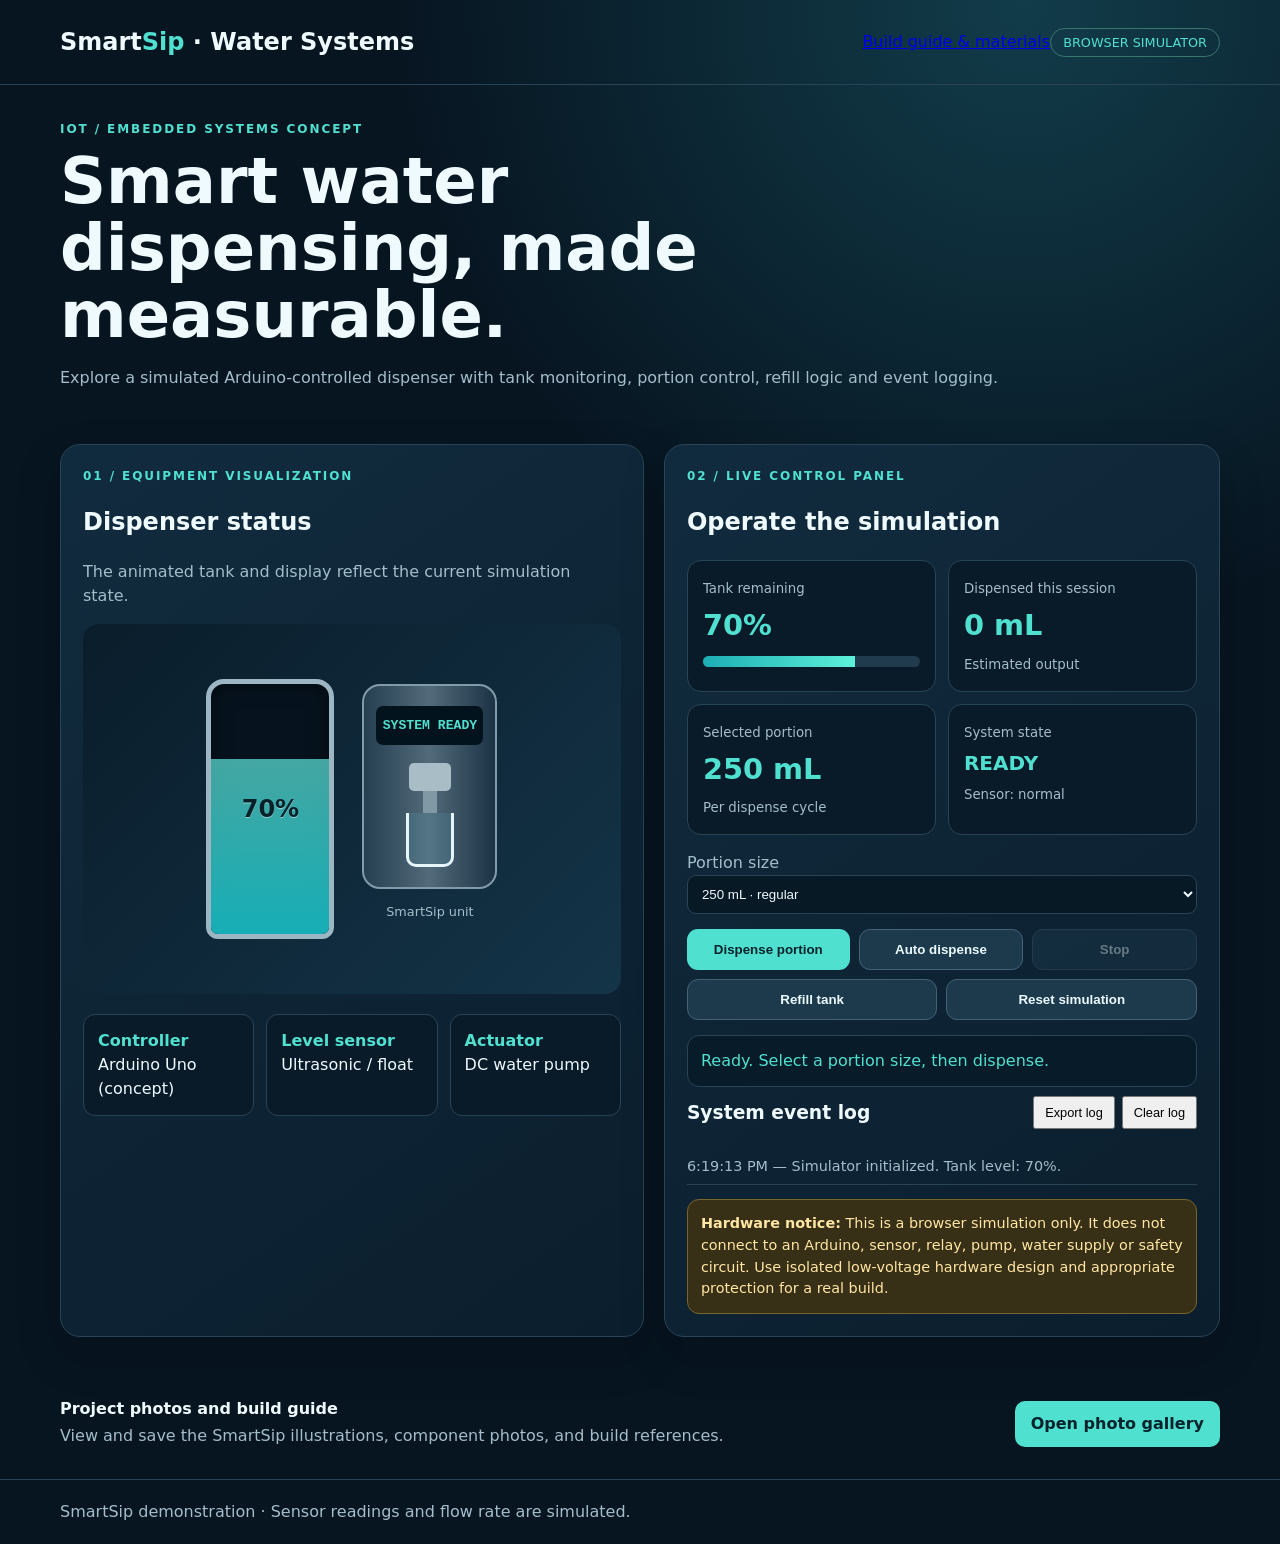
<file: index.html>
<!doctype html>
<html lang="en"><head><meta charset="utf-8"><meta name="viewport" content="width=device-width,initial-scale=1"><title>SmartSip | Arduino Water Dispenser</title>
<link rel="stylesheet" href="style.css"></head><body>
<header><div class="wrap head"><div class="brand">Smart<span>Sip</span> · Water Systems</div><nav class="headnav"><a href="project-guide.html">Build guide & materials</a><span class="pill">BROWSER SIMULATOR</span></nav></div></header>
<main class="wrap"><section class="hero"><div class="eyebrow">IoT / Embedded systems concept</div><h1>Smart water dispensing, made measurable.</h1><p class="muted">Explore a simulated Arduino-controlled dispenser with tank monitoring, portion control, refill logic and event logging.</p></section>
<div class="grid"><section class="card"><div class="eyebrow">01 / Equipment visualization</div><h2>Dispenser status</h2><p class="muted">The animated tank and display reflect the current simulation state.</p><div class="machine"><div class="tank"><div class="water" id="water"></div><div class="tanklabel" id="tankLabel">70%</div></div><div><div class="unit"><div class="screen" id="screen">SYSTEM READY</div><div class="tap"></div><div class="spout"></div><div class="cup"></div></div><p class="muted" style="text-align:center;font-size:.8rem">SmartSip unit</p></div></div><div class="specs"><div><b>Controller</b><span>Arduino Uno (concept)</span></div><div><b>Level sensor</b><span>Ultrasonic / float</span></div><div><b>Actuator</b><span>DC water pump</span></div></div></section>
<section class="card"><div class="eyebrow">02 / Live control panel</div><h2>Operate the simulation</h2><div class="metrics"><div class="metric"><small>Tank remaining</small><strong id="level">70%</strong><div class="bar"><div id="bar"></div></div></div><div class="metric"><small>Dispensed this session</small><strong id="dispensed">0 mL</strong><small>Estimated output</small></div><div class="metric"><small>Selected portion</small><strong id="portionDisplay">250 mL</strong><small>Per dispense cycle</small></div><div class="metric"><small>System state</small><strong id="state" style="font-size:1.25rem">READY</strong><small id="sensor">Sensor: normal</small></div></div>
<label class="field">Portion size<select id="portion"><option value="100">100 mL · small</option><option value="250" selected>250 mL · regular</option><option value="500">500 mL · large</option></select></label><div class="controls"><button id="dispense" type="button">Dispense portion</button><button class="secondary" id="start" type="button">Auto dispense</button><button class="secondary" id="stop" type="button" disabled>Stop</button><button class="secondary" id="refill" type="button">Refill tank</button><button class="secondary" id="reset" type="button">Reset simulation</button></div><div class="status" id="status" aria-live="polite">Ready. Select a portion size, then dispense.</div><div class="loghead"><h3>System event log</h3><div class="logactions"><button class="tiny secondary" id="exportLog" type="button">Export log</button><button class="tiny secondary" id="clearLog" type="button">Clear log</button></div></div><div class="log" id="log"></div><div class="info"><b>Hardware notice:</b> This is a browser simulation only. It does not connect to an Arduino, sensor, relay, pump, water supply or safety circuit. Use isolated low-voltage hardware design and appropriate protection for a real build.</div></section></div></main>
<section class="wrap photo-callout"><div><b>Project photos and build guide</b><p class="muted">View and save the SmartSip illustrations, component photos, and build references.</p></div><a class="gallery-link" href="photos.html">Open photo gallery</a></section><footer><div class="wrap">SmartSip demonstration · Sensor readings and flow rate are simulated.</div></footer>
<script src="script.js" defer></script></body></html>
</file>
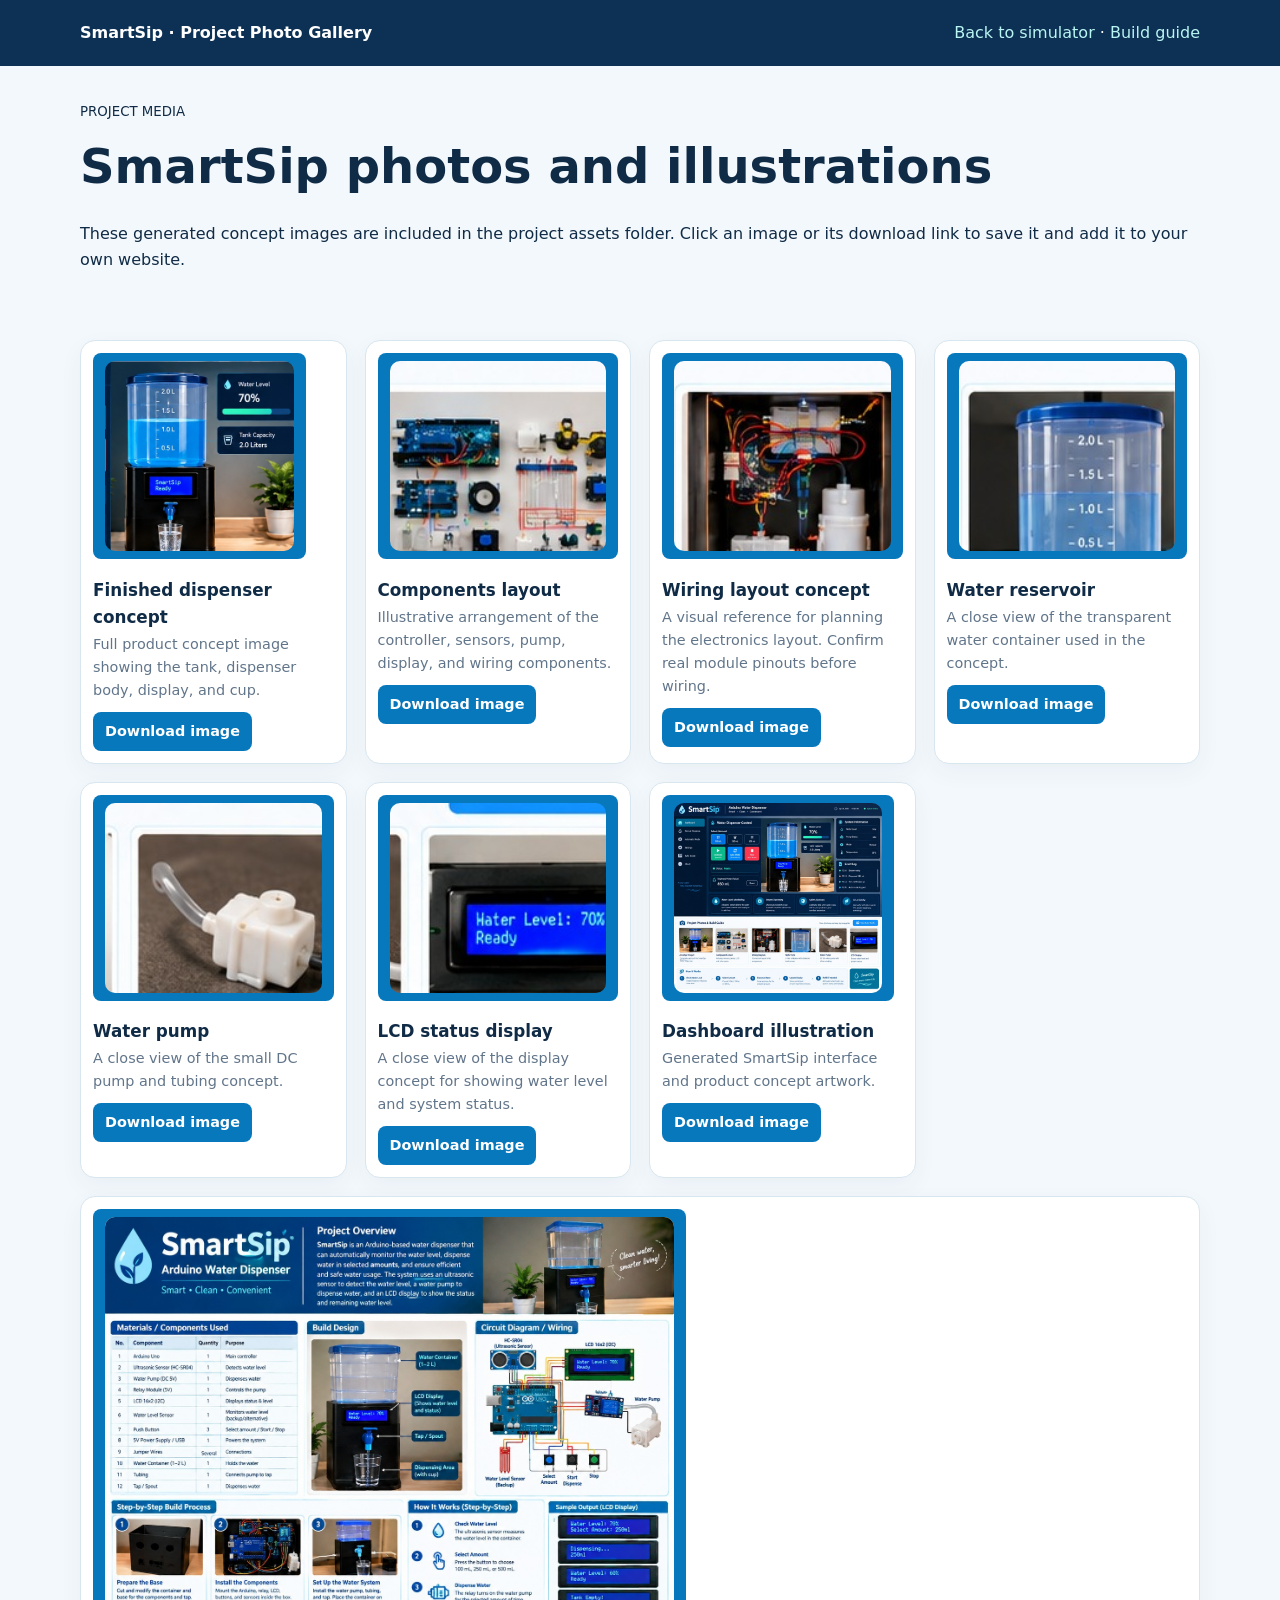
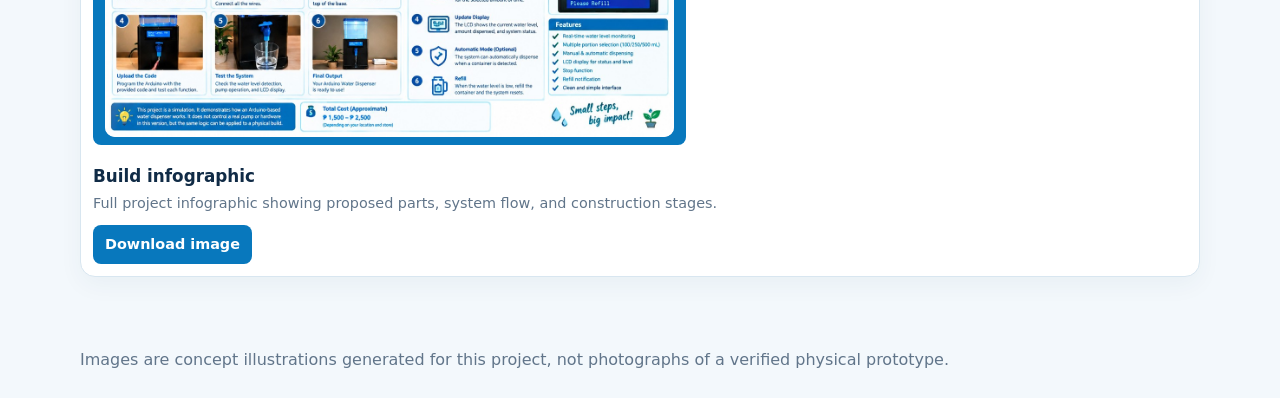
<file: photos.html>
<!doctype html><html lang="en"><head><meta charset="utf-8"><meta name="viewport" content="width=device-width,initial-scale=1"><title>SmartSip Project Photos</title><link rel="stylesheet" href="photos.css"></head><body><header><div class="wrap"><b>SmartSip · Project Photo Gallery</b><span style="float:right"><a href="index.html">Back to simulator</a> · <a href="project-guide.html">Build guide</a></span></div></header><main class="wrap"><section class="intro"><small>PROJECT MEDIA</small><h1>SmartSip photos and illustrations</h1><p>These generated concept images are included in the project assets folder. Click an image or its download link to save it and add it to your own website.</p></section><section class="grid"><article class="card "><a href="smartsip-finished-dispenser.jpg" download><img src="smartsip-finished-dispenser.jpg" alt="Finished dispenser concept"></a><h2>Finished dispenser concept</h2><p>Full product concept image showing the tank, dispenser body, display, and cup.</p><a href="smartsip-finished-dispenser.jpg" download>Download image</a></article><article class="card "><a href="smartsip-components.jpg" download><img src="smartsip-components.jpg" alt="Components layout"></a><h2>Components layout</h2><p>Illustrative arrangement of the controller, sensors, pump, display, and wiring components.</p><a href="smartsip-components.jpg" download>Download image</a></article><article class="card "><a href="smartsip-wiring-layout.jpg" download><img src="smartsip-wiring-layout.jpg" alt="Wiring layout concept"></a><h2>Wiring layout concept</h2><p>A visual reference for planning the electronics layout. Confirm real module pinouts before wiring.</p><a href="assets/smartsip-wiring-layout.jpg" download>Download image</a></article><article class="card "><a href="smartsip-water-tank.jpg" download><img src="smartsip-water-tank.jpg" alt="Water reservoir"></a><h2>Water reservoir</h2><p>A close view of the transparent water container used in the concept.</p><a href="smartsip-water-tank.jpg" download>Download image</a></article><article class="card "><a href="smartsip-water-pump.jpg" download><img src="smartsip-water-pump.jpg" alt="Water pump"></a><h2>Water pump</h2><p>A close view of the small DC pump and tubing concept.</p><a href="smartsip-water-pump.jpg" download>Download image</a></article><article class="card "><a href="smartsip-lcd-display.jpg" download><img src="smartsip-lcd-display.jpg" alt="LCD status display"></a><h2>LCD status display</h2><p>A close view of the display concept for showing water level and system status.</p><a href="smartsip-lcd-display.jpg" download>Download image</a></article><article class="card "><a href="smartsip-dashboard-overview.jpg" download><img src="smartsip-dashboard-overview.jpg" alt="Dashboard illustration"></a><h2>Dashboard illustration</h2><p>Generated SmartSip interface and product concept artwork.</p><a href="smartsip-dashboard-overview.jpg" download>Download image</a></article><article class="card wide"><a href="smartsip-build-infographic.jpg" download><img src="smartsip-build-infographic.jpg" alt="Build infographic"></a><h2>Build infographic</h2><p>Full project infographic showing proposed parts, system flow, and construction stages.</p><a href="smartsip-build-infographic.jpg" download>Download image</a></article></section></main><footer class="wrap">Images are concept illustrations generated for this project, not photographs of a verified physical prototype.</footer></body></html>
</file>
<file: style.css>
:root{--bg:#071521;--panel:#102638;--panel2:#0b1e2d;--cyan:#50e0d0;--text:#effaff;--muted:#a4bdca;--line:#294457}*{box-sizing:border-box}body{margin:0;background:radial-gradient(circle at 80% 0,#123c4a 0,transparent 34%),var(--bg);color:var(--text);font:16px/1.5 Inter,system-ui,Arial}.wrap{width:min(1160px,92%);margin:auto}header{padding:24px 0;border-bottom:1px solid var(--line)}.head{display:flex;justify-content:space-between;align-items:center;gap:12px}.brand{font-weight:900;font-size:1.5rem}.brand span{color:var(--cyan)}.pill{border:1px solid #38776f;color:var(--cyan);border-radius:30px;padding:6px 12px;font-size:.8rem}.hero{padding:35px 0 20px}.eyebrow{color:var(--cyan);letter-spacing:.16em;text-transform:uppercase;font-size:.75rem;font-weight:800}.hero h1{font-size:clamp(2.2rem,5vw,4rem);line-height:1.05;margin:10px 0;max-width:780px}.muted{color:var(--muted)}.grid{display:grid;grid-template-columns:1.05fr 1fr;gap:20px;padding:18px 0 42px}.card{background:linear-gradient(145deg,#112b3e,#0b1e2d);border:1px solid var(--line);border-radius:20px;padding:22px;box-shadow:0 18px 45px #0003}.machine{min-height:370px;display:flex;align-items:center;justify-content:center;gap:28px;background:linear-gradient(135deg,#0a1d2b,#143448);border-radius:16px;margin-top:16px;padding:20px}.tank{height:260px;width:128px;border:5px solid #9cb6c4;border-radius:18px 18px 12px 12px;position:relative;overflow:hidden;background:#06131e;box-shadow:inset 0 0 20px #0008}.water{position:absolute;bottom:0;width:100%;height:70%;background:linear-gradient(#65f3e7a8,#16aeb6);transition:height .4s}.tanklabel{position:absolute;inset:0;display:grid;place-items:center;color:#06212a;font-size:1.5rem;font-weight:900;z-index:2;text-shadow:0 1px #fff7}.unit{width:135px;height:205px;border-radius:18px;background:linear-gradient(90deg,#263f51,#526a79,#1b3345);border:2px solid #829ba9;padding:12px;position:relative}.screen{background:#03131d;color:var(--cyan);text-align:center;padding:12px 4px;border-radius:7px;font:700 .82rem monospace;margin:8px 0 18px}.tap{width:42px;height:28px;background:#a9bdc7;border-radius:5px;margin:auto}.spout{height:22px;width:14px;background:#8198a5;margin:auto}.cup{height:54px;width:48px;border:3px solid #e5f5fa;border-top:0;border-radius:0 0 10px 10px;margin:auto;background:#62d9e51a}.metrics{display:grid;grid-template-columns:1fr 1fr;gap:12px;margin:16px 0}.metric{padding:15px;border-radius:14px;background:#091b29;border:1px solid var(--line)}.metric small{color:var(--muted)}.metric strong{display:block;font-size:1.8rem;color:var(--cyan);margin:4px 0}.bar{height:11px;background:#203b4d;border-radius:20px;overflow:hidden;margin-top:8px}.bar div{height:100%;width:70%;background:linear-gradient(90deg,#1caeb4,#5df0d9);transition:width .3s}.controls{display:flex;flex-wrap:wrap;gap:9px;margin:15px 0}.controls button{flex:1;min-width:125px;padding:12px;border:0;border-radius:11px;background:var(--cyan);color:#06232b;font-weight:800;cursor:pointer}.controls .secondary{background:#1d3a4d;color:#eafaff;border:1px solid #456176}.controls button:disabled{opacity:.4;cursor:not-allowed}.field{display:block;margin:12px 0;color:var(--muted)}input[type=number],select{width:100%;padding:10px;border-radius:9px;border:1px solid var(--line);background:#061925;color:var(--text)}.status{background:#071b28;border:1px solid var(--line);padding:13px;border-radius:12px;min-height:48px;color:var(--cyan)}.log{max-height:190px;overflow:auto;margin-top:10px}.log p{border-bottom:1px solid var(--line);padding:7px 0;margin:0;color:var(--muted);font-size:.9rem}.info{background:#382f17;color:#ffe6a4;border:1px solid #78652b;padding:13px;border-radius:12px;margin-top:14px;font-size:.9rem}.specs{display:grid;grid-template-columns:repeat(3,1fr);gap:12px;margin-top:20px}.specs div{background:#091b29;padding:14px;border-radius:12px;border:1px solid var(--line)}.specs b{display:block;color:var(--cyan)}footer{padding:20px 0;border-top:1px solid var(--line);color:var(--muted)}@media(max-width:800px){.grid{grid-template-columns:1fr}}@media(max-width:500px){.machine{gap:14px;padding:12px}.tank{width:105px}.unit{width:115px}.specs{grid-template-columns:1fr}}

.loghead{display:flex;align-items:center;justify-content:space-between;gap:10px;flex-wrap:wrap}.loghead h3{margin:12px 0}.logactions{display:flex;gap:7px}.controls .tiny,.tiny{flex:0 0 auto;min-width:0;padding:7px 10px;font-size:.8rem}.controls button:disabled,.logactions button:disabled{opacity:.4;cursor:not-allowed}.photo-callout{display:flex;align-items:center;justify-content:space-between;gap:18px;padding:18px 0 28px}.photo-callout p{margin:3px 0}.gallery-link{display:inline-block;background:var(--cyan);color:#06232b;text-decoration:none;padding:11px 16px;border-radius:10px;font-weight:800;white-space:nowrap}
@media(max-width:560px){.photo-callout{align-items:flex-start;flex-direction:column}.gallery-link{white-space:normal}}
</file>
<file: photos.css>
body{margin:0;background:#f3f8fc;color:#102b46;font:16px/1.6 system-ui,Arial,sans-serif}.wrap{width:min(1120px,92%);margin:auto}header{background:#0d3155;color:white;padding:20px 0}header a{color:#b9f5f2;text-decoration:none}.intro{padding:32px 0}.intro h1{font-size:clamp(2rem,5vw,3rem);margin:5px 0}.grid{display:grid;grid-template-columns:repeat(auto-fit,minmax(245px,1fr));gap:18px;margin:20px 0 45px}.card{background:white;border:1px solid #d8e6f0;border-radius:15px;padding:12px;box-shadow:0 8px 25px #143c5b0c}.card img{width:100%;height:190px;object-fit:cover;border-radius:10px;display:block}.card h2{font-size:1.05rem;margin:10px 0 2px}.card p{font-size:.9rem;color:#61758a;margin:0 0 10px}.card a{display:inline-block;background:#0878bd;color:white;text-decoration:none;padding:8px 12px;border-radius:8px;font-weight:700;font-size:.9rem}.wide{grid-column:1/-1}.wide img{height:auto;max-height:520px;object-fit:contain;background:#eaf2f8}footer{padding:25px 0;color:#61758a}@media(max-width:560px){.card img{height:170px}}
</file>
